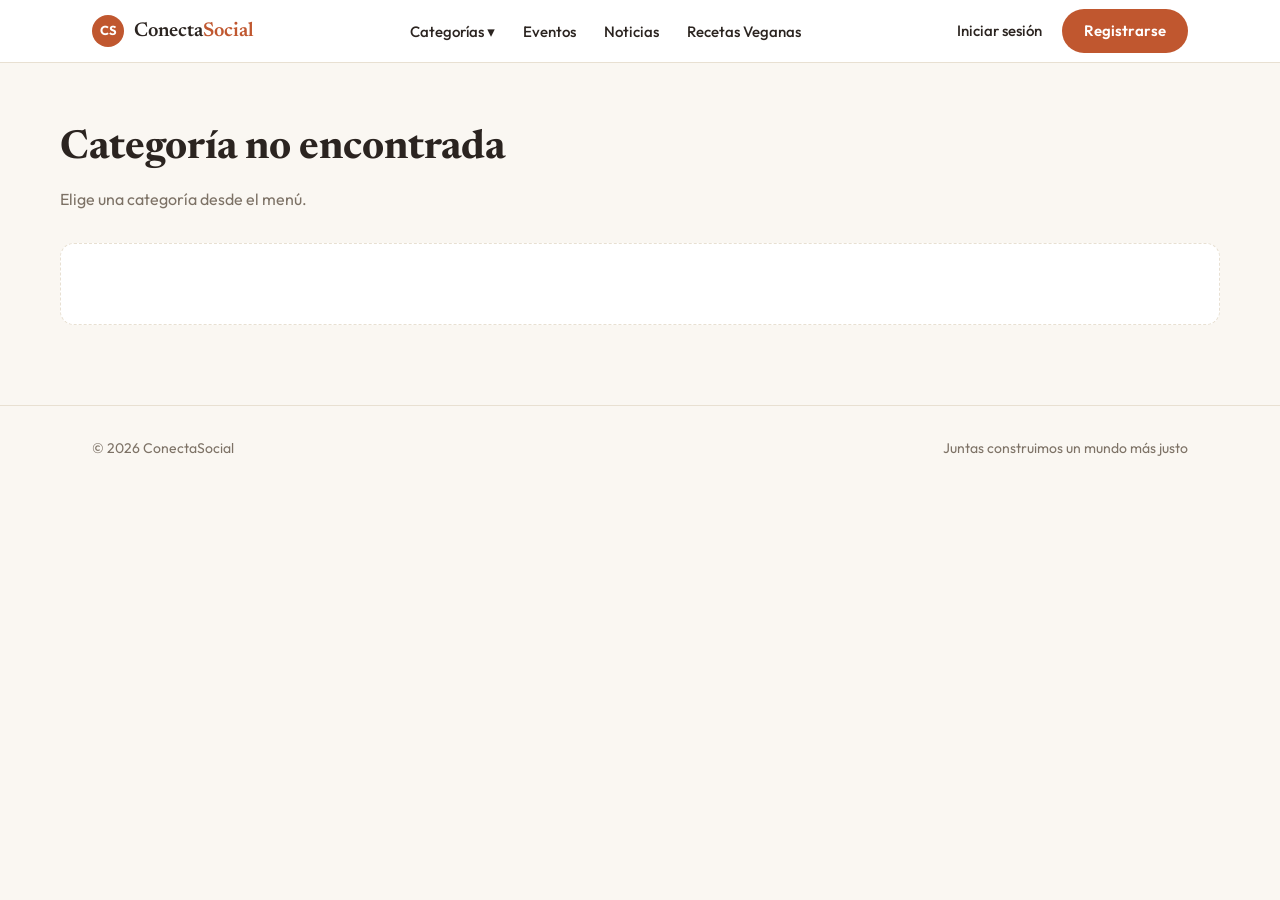
<file: category.html>
<!DOCTYPE html>
<html lang="es">
<head>
  <meta charset="UTF-8">
  <meta name="viewport" content="width=device-width, initial-scale=1">
  <title>Categoría · ConectaSocial</title>
  <link rel="preconnect" href="https://fonts.googleapis.com">
  <link rel="preconnect" href="https://fonts.gstatic.com" crossorigin>
  <link href="https://fonts.googleapis.com/css2?family=Newsreader:wght@500;600&family=Outfit:wght@400;500;600;700&display=swap" rel="stylesheet">
  <link rel="stylesheet" href="css/styles.css">
</head>
<body data-page="category">
  <header id="site-header"></header>

  <main class="container page-section">
    <h1 id="page-title"></h1>
    <p class="page-lead" id="page-lead"></p>
    <div class="empty-state" id="page-content"></div>
  </main>

  <footer id="site-footer"></footer>

  <script src="js/data.js"></script>
  <script src="js/auth.js"></script>
  <script src="js/navbar.js"></script>
  <script src="js/paginas.js"></script>
</body>
</html>
</file>
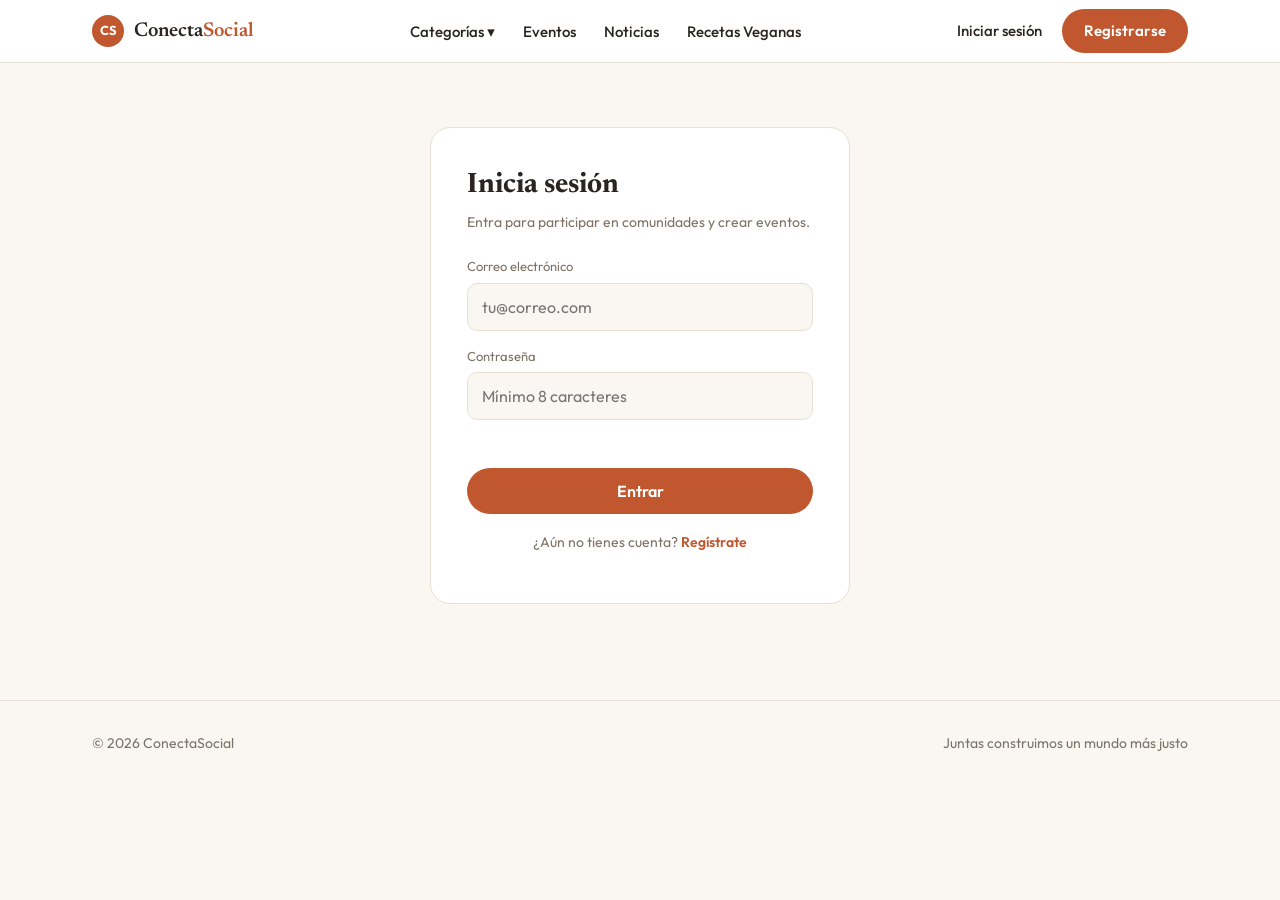
<file: login.html>
<!DOCTYPE html>
<html lang="es">
<head>
  <meta charset="UTF-8">
  <meta name="viewport" content="width=device-width, initial-scale=1">
  <title>Acceso · ConectaSocial</title>
  <link rel="preconnect" href="https://fonts.googleapis.com">
  <link rel="preconnect" href="https://fonts.gstatic.com" crossorigin>
  <link href="https://fonts.googleapis.com/css2?family=Newsreader:wght@500;600&family=Outfit:wght@400;500;600;700&display=swap" rel="stylesheet">
  <link rel="stylesheet" href="css/styles.css">
</head>
<body>
  <header id="site-header"></header>

  <main class="container auth-wrap">
    <div class="auth-card">
      <h1 id="auth-title">Inicia sesión</h1>
      <p class="sub" id="auth-sub"></p>

      <form id="auth-form" novalidate>
        <div class="field" id="name-field" hidden>
          <label for="nombre">Nombre completo</label>
          <input id="nombre" name="nombre" type="text" autocomplete="name">
        </div>
        <div class="field">
          <label for="email">Correo electrónico</label>
          <input id="email" name="email" type="email" autocomplete="email" placeholder="tu@correo.com">
        </div>
        <div class="field">
          <label for="password">Contraseña</label>
          <input id="password" name="password" type="password" autocomplete="current-password" placeholder="Mínimo 8 caracteres">
        </div>

        <p class="form-message" id="form-message" role="alert" aria-live="polite"></p>
        <button class="btn btn-block" type="submit" id="auth-submit">Entrar</button>
      </form>

      <p class="toggle-row">
        <span id="toggle-text"></span>
        <button class="btn-link" type="button" id="toggle-mode"></button>
      </p>
    </div>
  </main>

  <footer id="site-footer"></footer>

  <script src="js/data.js"></script>
  <script src="js/auth.js"></script>
  <script src="js/navbar.js"></script>
  <script src="js/login.js"></script>
</body>
</html>
</file>
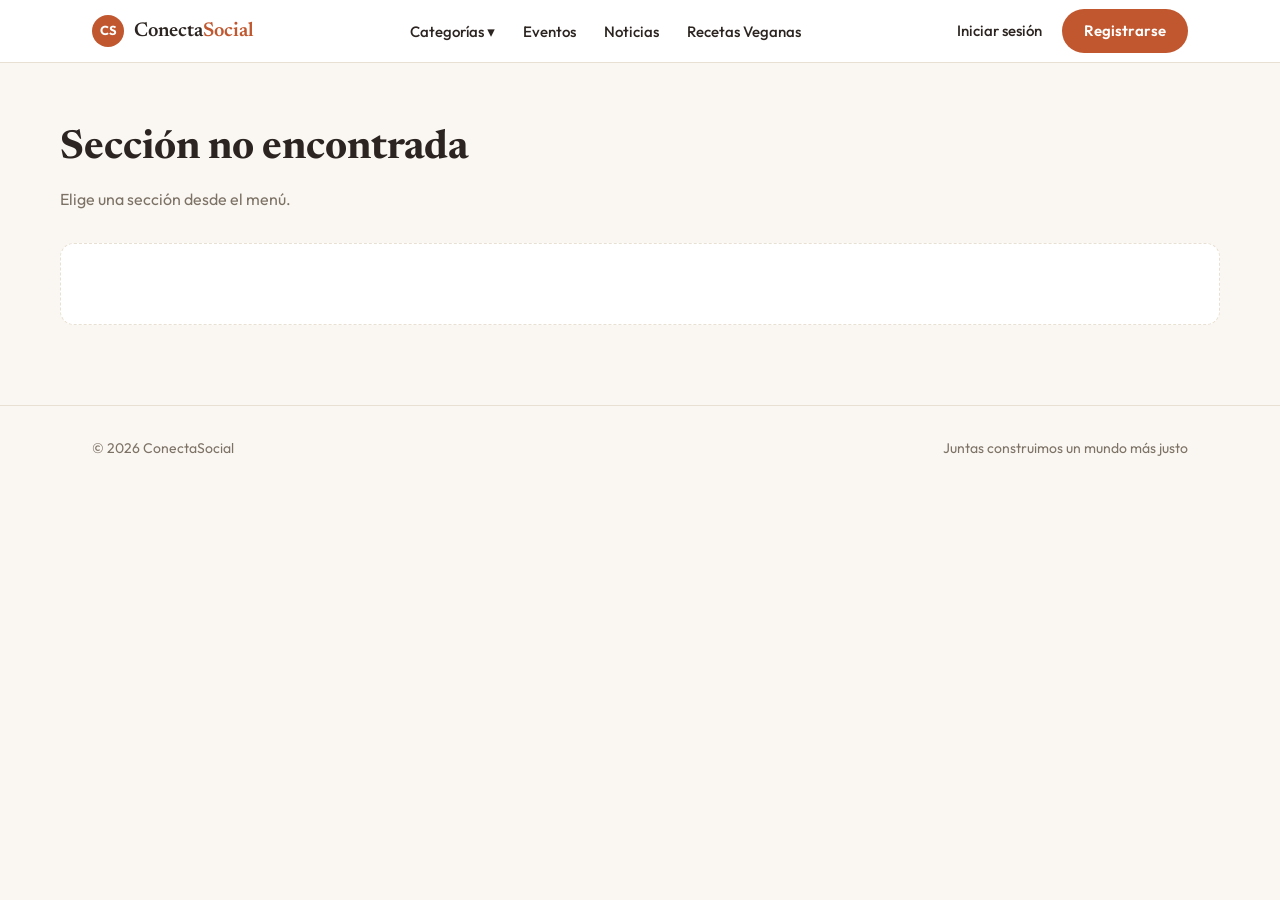
<file: seccion.html>
<!DOCTYPE html>
<html lang="es">
<head>
  <meta charset="UTF-8">
  <meta name="viewport" content="width=device-width, initial-scale=1">
  <title>Sección · ConectaSocial</title>
  <link rel="preconnect" href="https://fonts.googleapis.com">
  <link rel="preconnect" href="https://fonts.gstatic.com" crossorigin>
  <link href="https://fonts.googleapis.com/css2?family=Newsreader:wght@500;600&family=Outfit:wght@400;500;600;700&display=swap" rel="stylesheet">
  <link rel="stylesheet" href="css/styles.css">
</head>
<body data-page="seccion">
  <header id="site-header"></header>

  <main class="container page-section">
    <h1 id="page-title"></h1>
    <p class="page-lead" id="page-lead"></p>
    <div class="empty-state" id="page-content"></div>
  </main>

  <footer id="site-footer"></footer>

  <script src="js/data.js"></script>
  <script src="js/auth.js"></script>
  <script src="js/navbar.js"></script>
  <script src="js/paginas.js"></script>
</body>
</html>
</file>
<file: css/styles.css>
/* ConectaSocial - estilos globales (Sprint 1) */

:root {
  --bg: #faf7f2;
  --ink: #2b2420;
  --muted: #7d7266;
  --line: #e8e0d2;
  --card: #ffffff;
  --terracotta: #c0572f;
  --terracotta-dark: #a24624;
  --amber: #e09b3d;

  --feminismo-bg: #fde6ee;
  --feminismo-fg: #c2417a;
  --lgbtq-bg: #efe8fb;
  --lgbtq-fg: #7a50c8;
  --antirracismo-bg: #fdecd8;
  --antirracismo-fg: #c47a2c;
  --medio-ambiente-bg: #e5f2df;
  --medio-ambiente-fg: #4a8848;
  --veganismo-bg: #def3e9;
  --veganismo-fg: #2e9c7a;
}

* { box-sizing: border-box; }

body {
  margin: 0;
  background: var(--bg);
  color: var(--ink);
  font-family: "Outfit", system-ui, sans-serif;
  line-height: 1.5;
}

h1, h2, h3 { font-family: "Newsreader", Georgia, serif; }

a { color: inherit; text-decoration: none; }

.container { max-width: 1160px; margin: 0 auto; padding: 0 32px; }

/* ---------- Botones ---------- */

.btn {
  display: inline-block;
  border: none;
  border-radius: 999px;
  padding: 11px 22px;
  background: var(--terracotta);
  color: #fff;
  font: inherit;
  font-weight: 600;
  cursor: pointer;
}
.btn:hover { background: var(--terracotta-dark); }
.btn-block { width: 100%; }

.btn-link {
  background: none;
  border: none;
  padding: 0;
  font: inherit;
  color: inherit;
  cursor: pointer;
}

/* ---------- Chips de categoría ---------- */

.chip-row { display: flex; flex-wrap: wrap; gap: 12px; }

.chip {
  display: inline-flex;
  align-items: center;
  gap: 8px;
  border: 1px solid currentColor;
  border-radius: 999px;
  padding: 8px 18px;
  font-size: 14px;
  font-weight: 500;
}
.chip-feminismo { background: var(--feminismo-bg); color: var(--feminismo-fg); }
.chip-lgbtq { background: var(--lgbtq-bg); color: var(--lgbtq-fg); }
.chip-antirracismo { background: var(--antirracismo-bg); color: var(--antirracismo-fg); }
.chip-medio-ambiente { background: var(--medio-ambiente-bg); color: var(--medio-ambiente-fg); }
.chip-veganismo { background: var(--veganismo-bg); color: var(--veganismo-fg); }

.chip-sm { padding: 4px 12px; font-size: 12px; }
.chip-on-dark { background: rgba(255, 255, 255, 0.92); }

/* ---------- Header / navegación ---------- */

.site-header {
  position: relative;
  z-index: 10;
  background: #fff;
  border-bottom: 1px solid var(--line);
}

.nav {
  display: flex;
  align-items: center;
  justify-content: space-between;
  gap: 24px;
  min-height: 62px;
}

.brand { display: flex; align-items: center; gap: 10px; }

.brand-mark {
  display: grid;
  place-items: center;
  width: 32px;
  height: 32px;
  border-radius: 50%;
  background: var(--terracotta);
  color: #fff;
  font-size: 13px;
  font-weight: 700;
}

.brand-name { font-family: "Newsreader", Georgia, serif; font-size: 20px; font-weight: 600; }
.brand-name span { color: var(--terracotta); }

.nav-menu {
  display: flex;
  align-items: center;
  gap: 28px;
  margin: 0;
  padding: 0;
  list-style: none;
}

.nav-menu > li > a,
.nav-menu > li > button {
  font-size: 15px;
  font-weight: 500;
}

.nav-item { position: relative; }

.dropdown {
  display: none;
  position: absolute;
  top: 100%;
  left: -12px;
  min-width: 210px;
  margin: 0;
  padding: 8px;
  list-style: none;
  background: #fff;
  border: 1px solid var(--line);
  border-radius: 12px;
  box-shadow: 0 10px 28px rgba(43, 36, 32, 0.12);
}

/* Se abre con el mouse, con el teclado y con toque (clase .open) */
.nav-item:hover > .dropdown,
.nav-item:focus-within > .dropdown,
.nav-item.open > .dropdown { display: block; }

.dropdown a {
  display: block;
  padding: 10px 14px;
  border-radius: 8px;
  font-size: 14px;
}
.dropdown a:hover { background: var(--bg); }

.nav-actions { display: flex; align-items: center; gap: 20px; font-size: 15px; font-weight: 500; }
.nav-user { color: var(--muted); }

.nav-toggle {
  display: none;
  background: none;
  border: 1px solid var(--line);
  border-radius: 8px;
  padding: 8px 12px;
  font: inherit;
  cursor: pointer;
}

/* ---------- Hero ---------- */

.hero {
  padding: 96px 0 84px;
  color: #fff;
  background-color: #3a2a1d;
  background-image:
    linear-gradient(100deg, rgba(34, 22, 14, 0.92) 20%, rgba(34, 22, 14, 0.6) 100%),
    url("../assets/hero.jpg");
  background-size: cover;
  background-position: center;
}

.hero .chip-row { margin-bottom: 32px; }

.hero h1 {
  max-width: 14ch;
  margin: 0 0 24px;
  font-size: 56px;
  font-weight: 600;
  line-height: 1.12;
}
.hero h1 .accent { display: block; color: var(--amber); }

.hero-lead { max-width: 52ch; margin: 0 0 32px; font-size: 18px; color: #efe7dc; }

.search-form { display: flex; gap: 10px; max-width: 640px; }

.search-form input {
  flex: 1;
  border: none;
  border-radius: 999px;
  padding: 15px 22px;
  font: inherit;
  font-size: 15px;
}

.strip { padding: 24px 0; background: #fff; border-bottom: 1px solid var(--line); }

/* ---------- Páginas internas ---------- */

.page-section { padding: 56px 0 80px; }
.page-section h1 { margin: 0 0 8px; font-size: 40px; }
.page-lead { margin: 0 0 32px; color: var(--muted); }

.empty-state {
  padding: 40px;
  text-align: center;
  background: var(--card);
  border: 1px dashed var(--line);
  border-radius: 14px;
  color: var(--muted);
}

/* ---------- Formularios (login / registro) ---------- */

.auth-wrap { display: flex; justify-content: center; padding: 64px 0 96px; }

.auth-card {
  width: 100%;
  max-width: 420px;
  padding: 36px;
  background: var(--card);
  border: 1px solid var(--line);
  border-radius: 20px;
}
.auth-card h1 { margin: 0 0 6px; font-size: 28px; }
.auth-card .sub { margin: 0 0 24px; color: var(--muted); font-size: 14px; }

.field { margin-bottom: 16px; }
.field label { display: block; margin-bottom: 6px; font-size: 13px; color: var(--muted); }
.field input {
  width: 100%;
  border: 1px solid var(--line);
  border-radius: 10px;
  padding: 11px 14px;
  background: var(--bg);
  font: inherit;
  color: var(--ink);
}
.field input:focus { outline: 2px solid var(--terracotta); outline-offset: 1px; }

.form-message { min-height: 20px; margin: 0 0 12px; font-size: 14px; }
.form-message.error { color: #b3261e; }
.form-message.ok { color: #2e7d32; }

.toggle-row { margin-top: 18px; text-align: center; font-size: 14px; color: var(--muted); }
.toggle-row .btn-link { color: var(--terracotta); font-weight: 600; }

/* ---------- Footer ---------- */

.site-footer { padding: 32px 0; border-top: 1px solid var(--line); font-size: 14px; color: var(--muted); }
.footer-row { display: flex; flex-wrap: wrap; justify-content: space-between; gap: 12px; }

/* ---------- Responsive (HU 0006) ---------- */

@media (max-width: 860px) {
  .container { padding: 0 20px; }
  .hero { padding: 64px 0 56px; }
  .hero h1 { font-size: 38px; }
  .search-form { flex-direction: column; }

  .nav { flex-wrap: wrap; padding: 12px 0; }
  .nav-toggle { display: block; }

  .nav-menu,
  .nav-actions {
    display: none;
    width: 100%;
    flex-direction: column;
    align-items: flex-start;
    gap: 14px;
  }
  .nav.open .nav-menu,
  .nav.open .nav-actions { display: flex; }

  .dropdown { position: static; margin-top: 8px; box-shadow: none; }
  .nav-item:hover > .dropdown { display: none; }
  .nav-item.open > .dropdown { display: block; }
}
</file>
